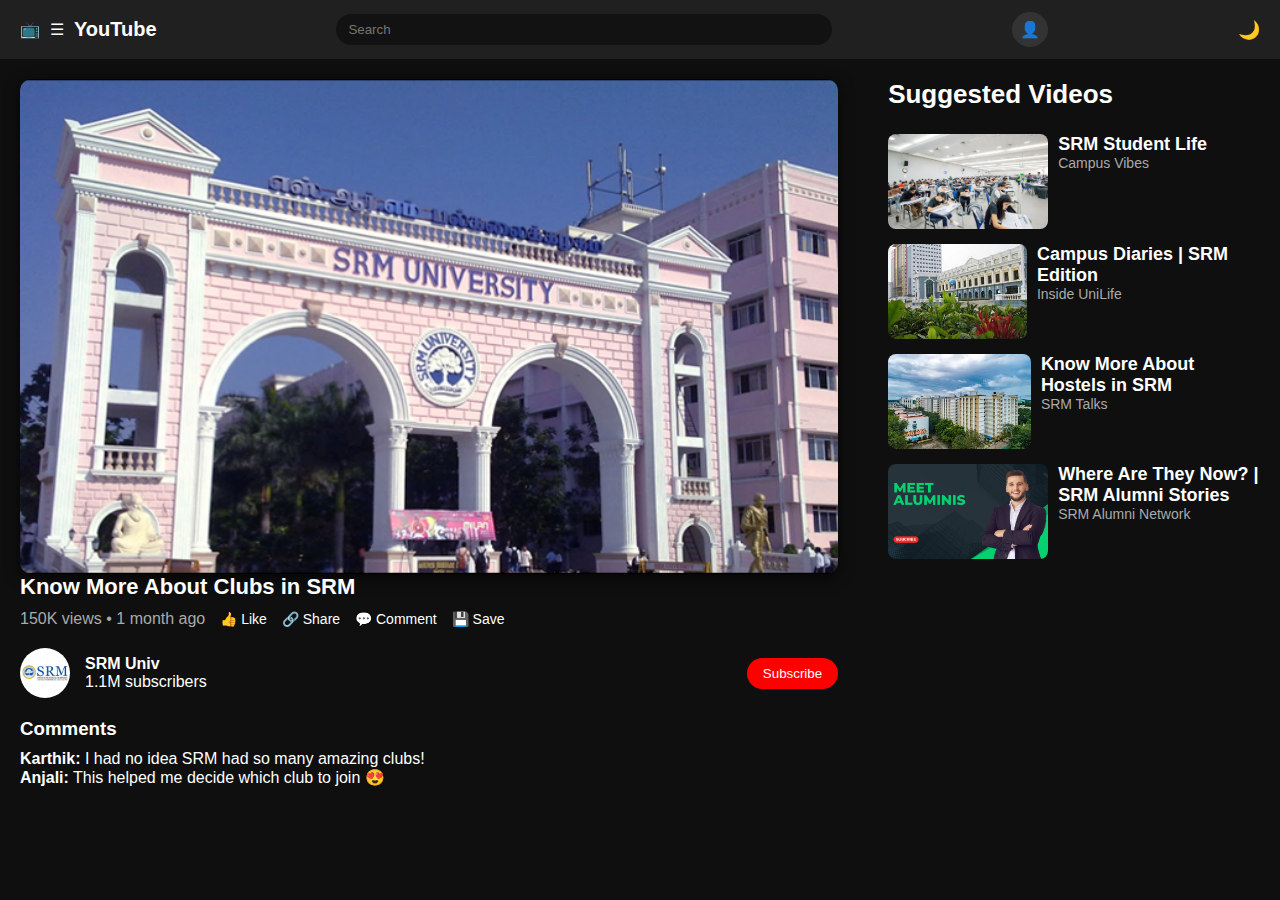
<file: index.html>
<!DOCTYPE html>
<html lang="en">
<head>
  <meta charset="UTF-8" />
  <meta name="viewport" content="width=device-width, initial-scale=1.0" />
  <title>Know More About Clubs in SRM - SRM Univ</title>
  <link rel="stylesheet" href="style.css" />
</head>
<body>
  <!-- Navbar -->
  <header class="navbar">
    <div class="top-left">
      <span class="youtube-emoji">📺</span>
      <span class="hamburger-menu">&#9776;</span>
      <div class="logo">YouTube</div>
    </div>
    <input type="text" placeholder="Search" class="search-bar" />
    <div class="profile-circle">
      <span class="profile">👤</span>
    </div>
    <button id="theme-toggle" class="theme-toggle">🌙</button>
  </header>

  <!-- Main Container -->
  <div class="container">
    <!-- Main Video Section -->
    <main class="main-content">
      <div class="video-player">
        <!-- Updated: Show image instead of iframe -->
        <img src="images\Srm-university.png" class="main-image" alt="SRM Gate Image" />
      </div>
      <h2 class="video-title">Know More About Clubs in SRM</h2>
      <div class="video-info">
        <span>150K views • 1 month ago</span>
        <button>👍 Like</button>
        <button>🔗 Share</button>
        <button>💬 Comment</button>
        <button>💾 Save</button>
      </div>
      <div class="channel-info">
        <img src="images\srm-institute-of-science-and-technology-logo-png_seeklogo-381994.png" alt="Channel Profile" />
        <div>
          <strong>SRM Univ</strong><br />
          1.1M subscribers
        </div>
        <button class="subscribe-btn">Subscribe</button>
      </div>

      <!-- Comments -->
      <section class="comments">
        <h3>Comments</h3>
        <p><strong>Karthik:</strong> I had no idea SRM had so many amazing clubs!</p>
        <p><strong>Anjali:</strong> This helped me decide which club to join 😍</p>
      </section>
    </main>

    <!-- Sidebar Suggestions -->
    <aside class="sidebar">
      <h3 class="suggested-title">Suggested Videos</h3>

      <div class="suggested-video">
        <img src="images\Exam Time!.jpeg" />
        <div>
          <p class="title">SRM Student Life</p>
          <p class="channel">Campus Vibes</p>
        </div>
      </div>

      <div class="suggested-video">
        <img src="images\images (1).jpeg" />
        <div>
          <p class="title">Campus Diaries | SRM Edition</p>
          <p class="channel">Inside UniLife</p>
        </div>
      </div>

      <div class="suggested-video">
        <img src="images\images.jpeg" />
        <div>
          <p class="title">Know More About Hostels in SRM</p>
          <p class="channel">SRM Talks</p>
        </div>
      </div>

      <div class="suggested-video">
        <img src="images\Black and Green Simple Business Youtube Thumbnail.png" />
        <div>
          <p class="title">Where Are They Now? | SRM Alumni Stories</p>
          <p class="channel">SRM Alumni Network</p>
        </div>
      </div>
    </aside>
  </div>

  <script src="script.js"></script>
</body>
</html>
</file>
<file: style.css>
/* General Reset */
* {
  margin: 0;
  padding: 0;
  box-sizing: border-box;
  font-family: Arial, sans-serif;
}

/* Body Background */
body {
  background-color: #0f0f0f;
  color: #ffffff;
}

/* Navbar */
.navbar {
  display: flex;
  justify-content: space-between;
  align-items: center;
  padding: 12px 20px;
  background-color: #202020;
  color: white;
}

.top-left {
  display: flex;
  align-items: center;
  gap: 10px;
}

.logo {
  font-weight: bold;
  font-size: 20px;
}

.search-bar {
  width: 40%;
  padding: 8px 12px;
  border-radius: 20px;
  border: none;
  background-color: #121212;
  color: white;
}

.profile-circle {
  background-color: #333;
  border-radius: 50%;
  padding: 8px;
}

.theme-toggle {
  margin-left: 10px;
  background: none;
  border: none;
  font-size: 18px;
  cursor: pointer;
  color: white;
}

/* Layout */
.container {
  display: flex;
  gap: 30px;
  max-width: 1600px;
  margin: 20px auto;
  padding: 0 20px;
}

/* Main Video Content */
.main-content {
  flex: 2.2;
  max-width: 960px;
}

.video-player {
  margin: 0;
  padding: 0;
  width: 100%;
  background: transparent;
}

.video-player iframe,
.video-player img {
  width: 100%;
  height: auto;
  border-radius: 12px;
  box-shadow: 0 4px 15px rgba(0, 0, 0, 0.7);
  display: block;
  border: none;
}

/* If using image instead of iframe */
.video-player img {
  object-fit: cover;
  height: 495px;
}

/* Video Title */
.video-title {
  font-size: 22px;
  margin-bottom: 10px;
}

.video-info {
  display: flex;
  gap: 15px;
  margin-bottom: 20px;
  color: #aaaaaa;
}

.video-info button {
  background: none;
  border: none;
  cursor: pointer;
  font-size: 14px;
  color: white;
}

/* Channel Info */
.channel-info {
  display: flex;
  align-items: center;
  gap: 15px;
  margin-bottom: 20px;
}

.channel-info img {
  width: 50px;
  height: 50px;
  border-radius: 50%;
}

.subscribe-btn {
  margin-left: auto;
  background-color: red;
  color: white;
  padding: 8px 16px;
  border: none;
  border-radius: 20px;
  cursor: pointer;
}

/* Comments */
.comments {
  margin-top: 20px;
}

.comments h3 {
  margin-bottom: 10px;
}

/* Sidebar */
.sidebar {
  flex: 1;
  max-width: 380px;
  margin-left: 20px;
}

.suggested-title {
  font-size: 26px; 
  margin-bottom: 24px;
  font-weight: bold;
}


.suggested-video {
  display: flex;
  gap: 10px;
  margin-bottom: 15px;
  color: white;
}

.suggested-video img {
  width: 160px; 
  height: 95px; 
  object-fit: cover;
  border-radius: 8px;
}

.suggested-video .title {
  font-size: 18px; 
  font-weight: bold;
}

.suggested-video .channel {
  font-size: 14px;
  color: #aaaaaa;
}


/* Hover on Navbar Icons */
.theme-toggle:hover,
.profile-circle:hover,
.hamburger-menu:hover {
  background-color: #333;
  border-radius: 50%;
  transition: background-color 0.3s ease;
}

/* Subscribe Button Hover */
.subscribe-btn:hover {
  background-color: #cc0000;
  transform: scale(1.05);
  transition: all 0.3s ease;
}

/* Suggested Video Hover */
.suggested-video:hover {
  background-color: #1a1a1a;
  border-radius: 10px;
  cursor: pointer;
  transition: background-color 0.3s ease;
}

.suggested-video img:hover {
  transform: scale(1.05);
  transition: transform 0.3s ease;
}

/* Video Info Buttons Hover */
.video-info button:hover {
  background-color: #303030;
  border-radius: 5px;
  padding: 4px 8px;
  transition: background-color 0.2s ease;
}
</file>
